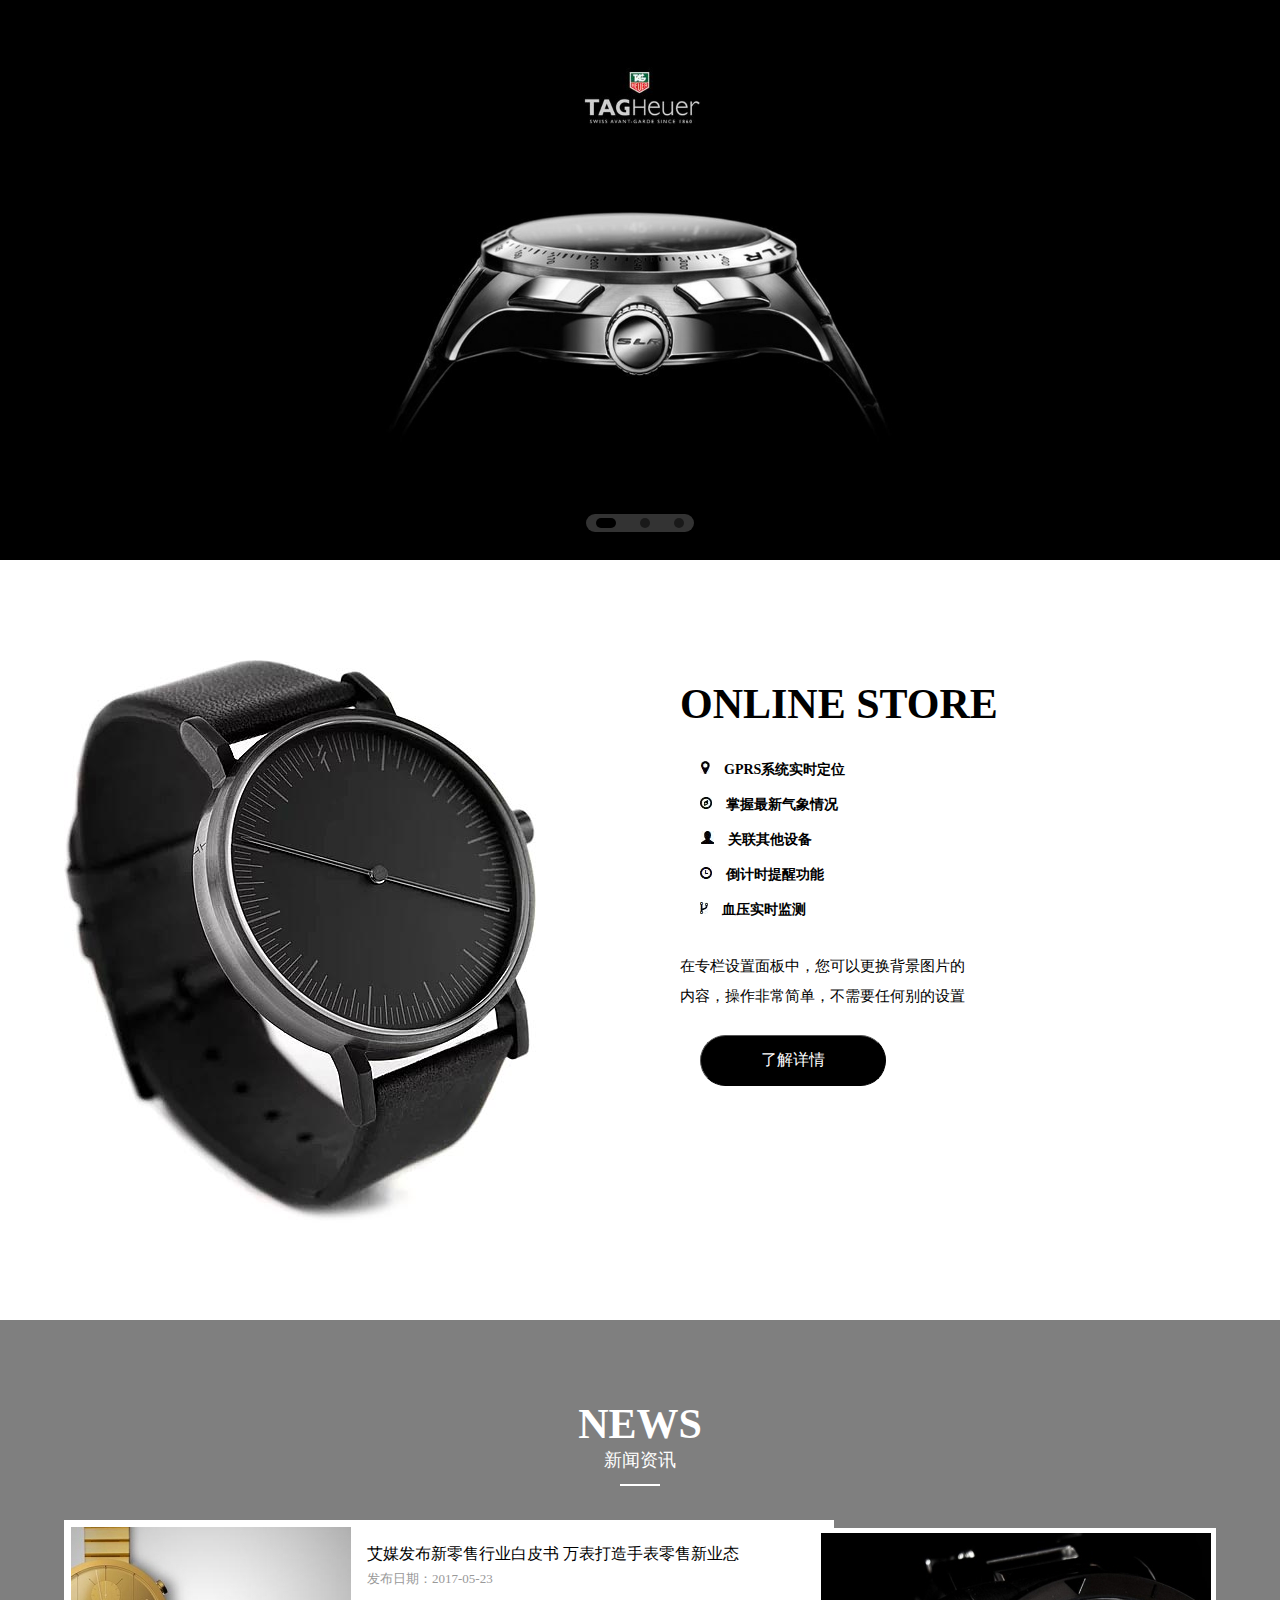
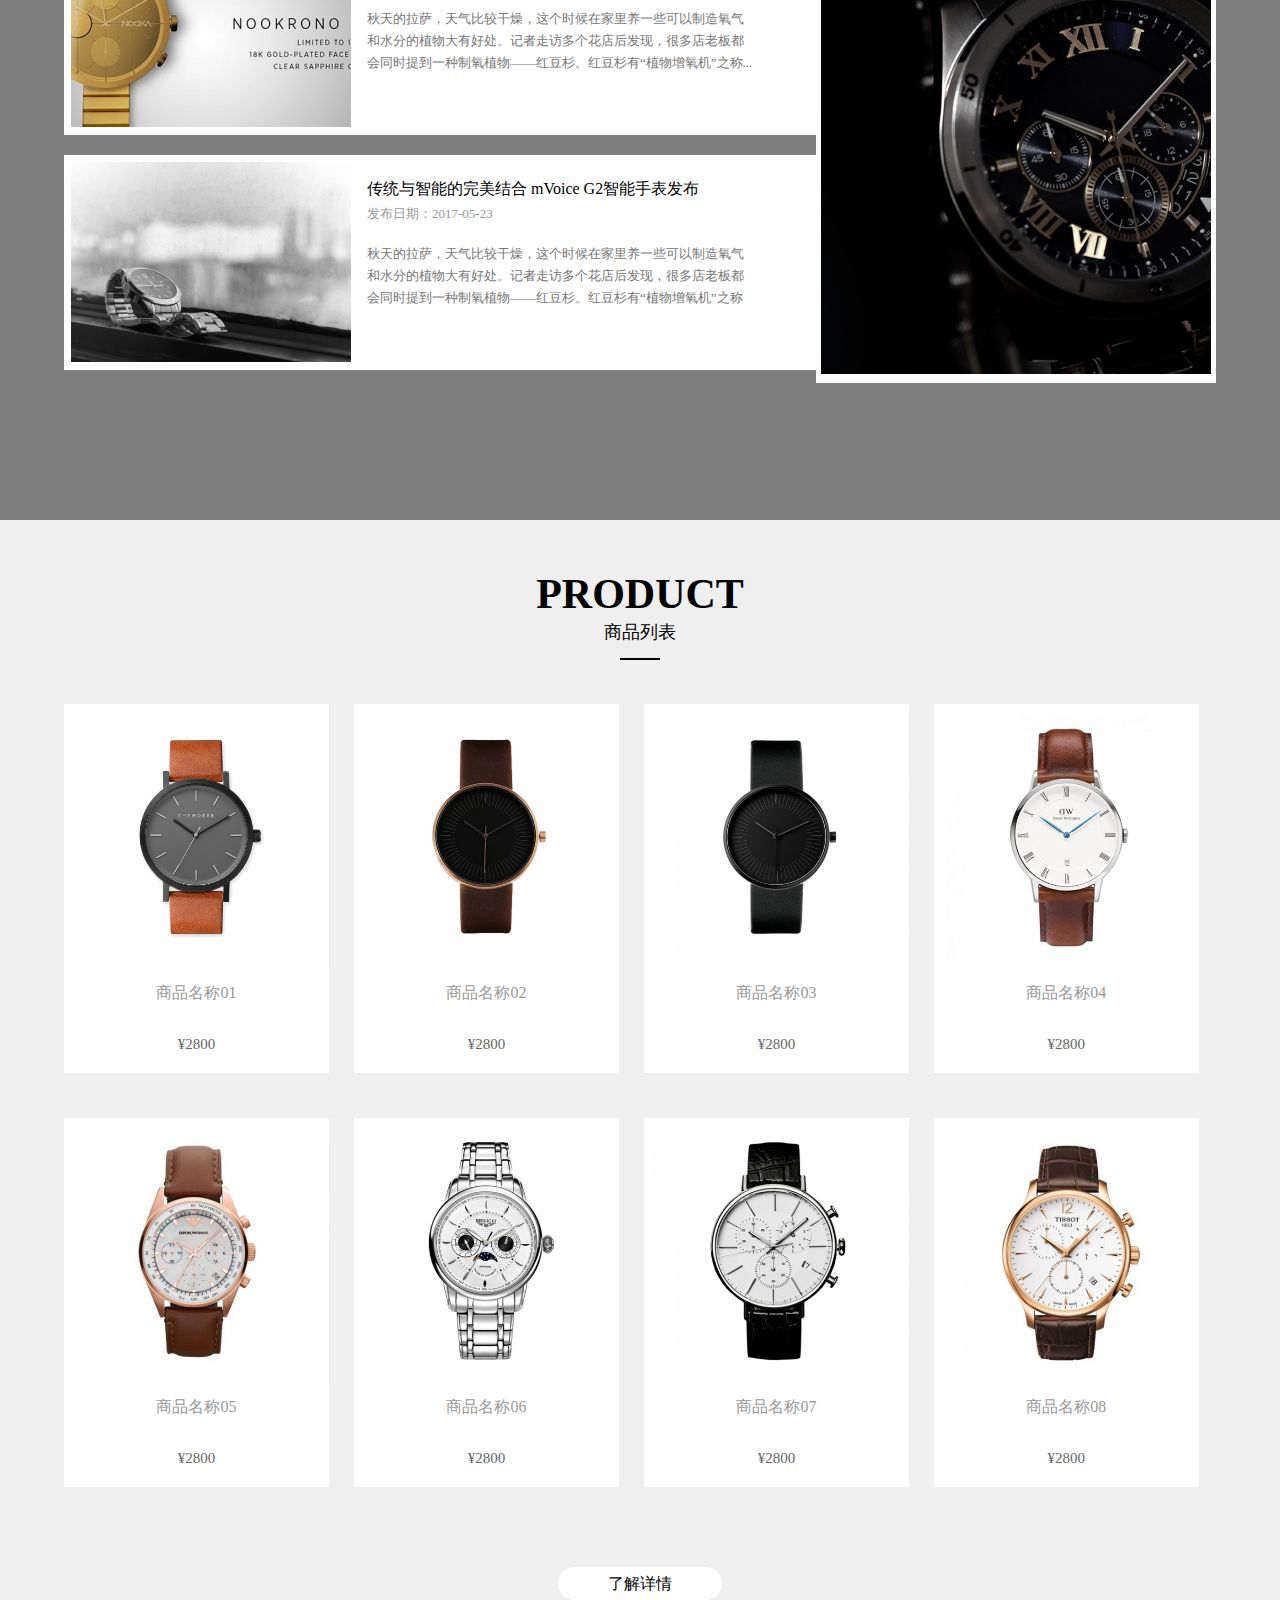
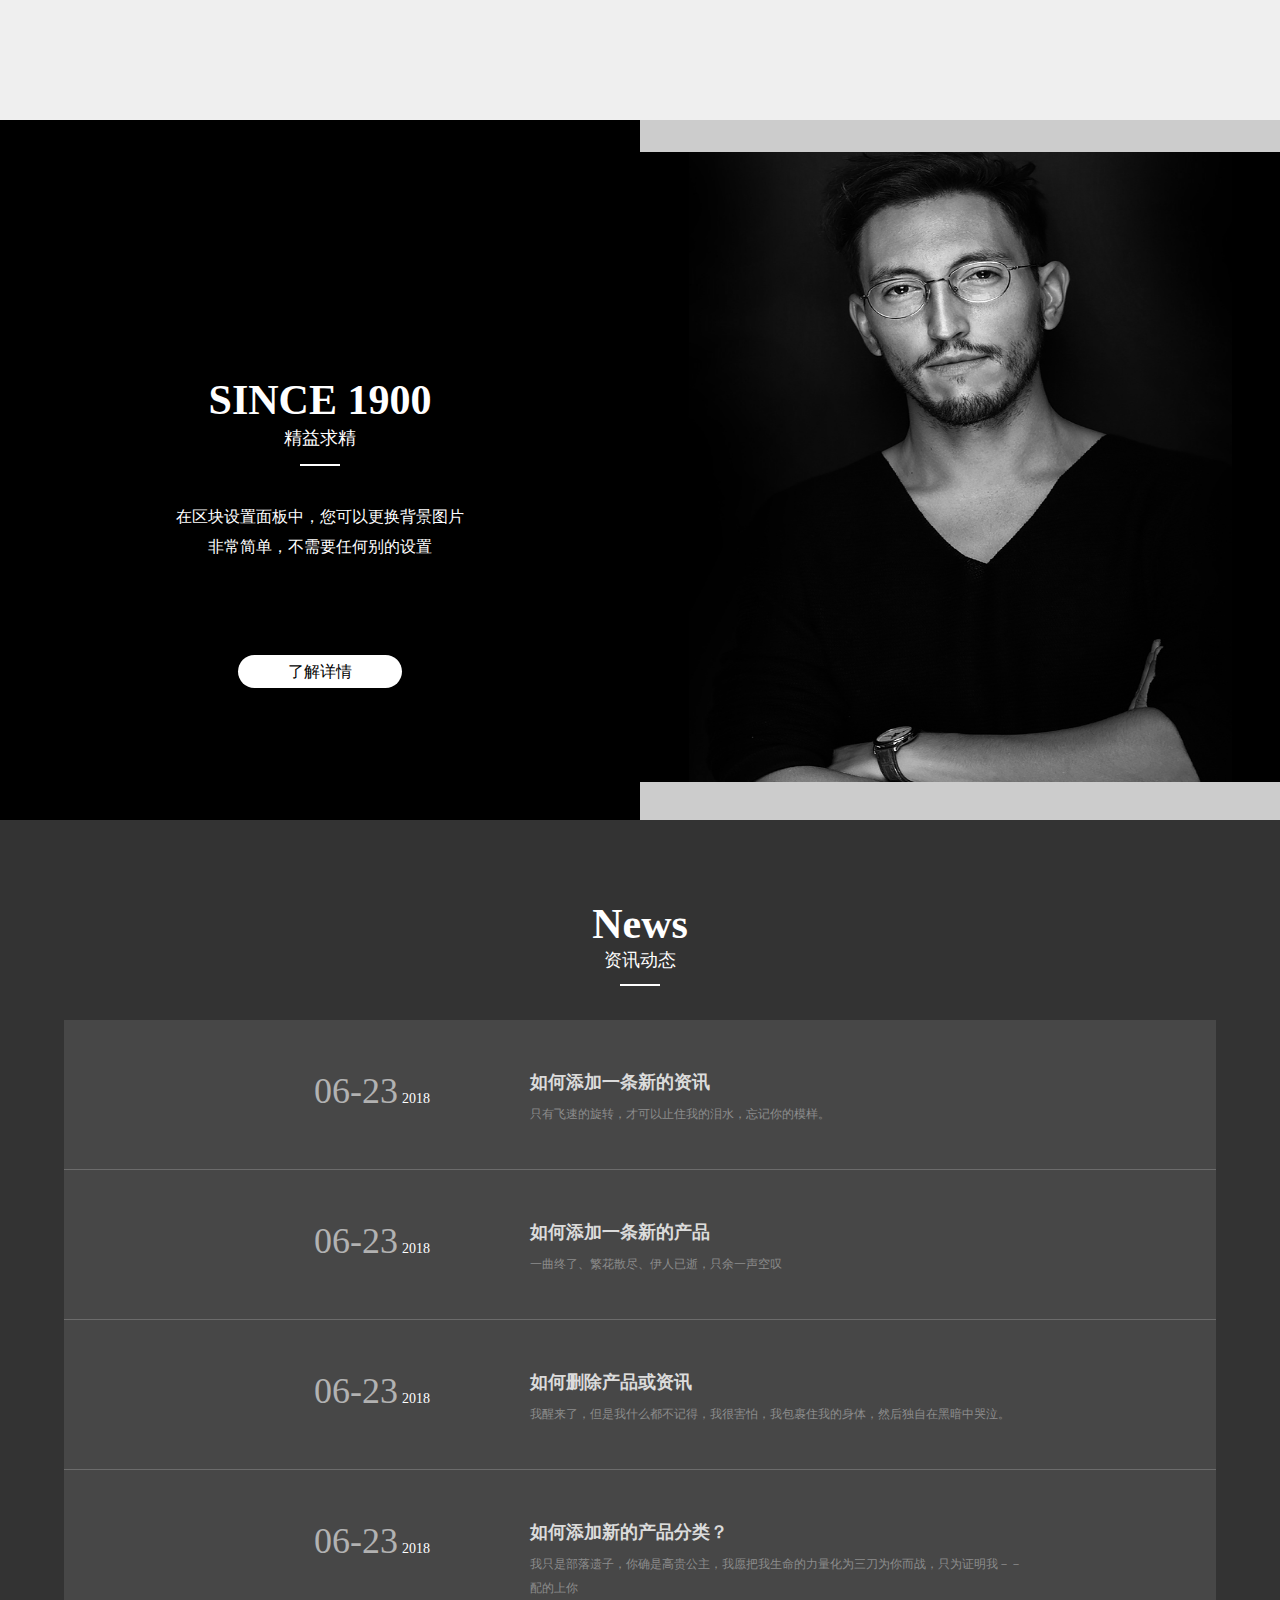
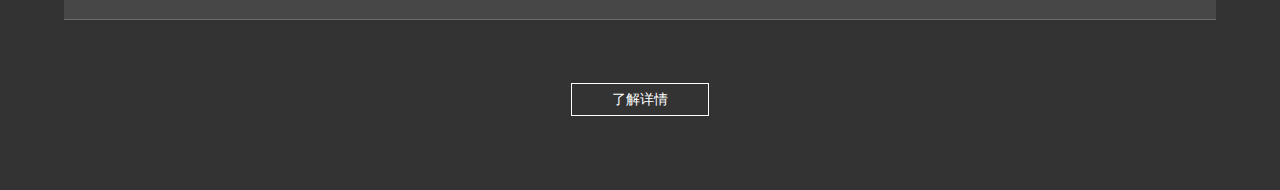
<file: index.html>
<!DOCTYPE html>
<html lang="en">
<head>
    <meta charset="UTF-8">
    <meta name="viewport" content="width=device-width, initial-scale=1.0">
    <meta http-equiv="X-UA-Compatible" content="ie=edge">
    <link rel="stylesheet" href="css/header.css">
    <link rel="stylesheet" href="css/index.css">
    <link rel="stylesheet" href="css/footer.css">
    <title>钟表世家</title>
</head>
<body>
<div id="header"></div>
    <section>
        <div class="lb relative">
            <div class="lbner relative">
                 <img src="img/index/lunbo_1.jpg
                        " alt=""
                        class="absolute show">
                <img src="img/index/lunbo_2.jpg"  class="absolute" alt="">
                <div class="absolute">
                    <div class="bj"> 
                        <div class="bq">
                            <div id="biaogai"></div>
                            <div class="hour wy" id="shi"></div>
                            <div class="minuter wy" id="fen"></div>
                            <div class="second wy" id="miao"></div>
                            <div class="sandian s">Ⅲ</div>
                            <div class="liudian s">VI</div>
                            <div class="jiudian s">IX</div>
                            <div class="shierdian s">XII</div>
                        </div>
                    </div>
                    <div class="clock" >
                        <div id="time">
                            <h3></h3>
                            <h3></h3>
                            <h3></h3>
                        </div>
                    </div>
                </div>
            </div>
            <span class="lbBtn absolute lbBtnLeft none"></span>
            <span class="lbBtn absolute lbBtnRight none"></span>
            <ul class="absolute lbxqq">
                <li class="lbOn" data-to="0"></li>
                <li data-to="1"></li>
                <li data-to="2"></li>
            </ul>
        </div>
        <div class="introduce">
              <div class="introduce_left left">
                 <img src="img/index/introduce.jpg" alt="">
              </div>
              <div class="introduce_right right relative">
                   <h1>ONLINE STORE</h1>
                  <ul>
                      <li><img src="img/index/images/1.png" alt=""><span>GPRS系统实时定位</span></li>
                      <li><img src="img/index/images/2.png" alt=""><span>掌握最新气象情况</span></li>
                      <li><img src="img/index/images/3.png" alt=""><span>关联其他设备</span></li>
                      <li><img src="img/index/images/4.png" alt=""><span>倒计时提醒功能</span></li>
                      <li><img src="img/index/images/5.png" alt=""><span>血压实时监测</span></li>
                  </ul>           
                  <div >
                      在专栏设置面板中，您可以更换背景图片的内容，操作非常简单，不需要任何别的设置
                  </div>
                  <div>
                      <button>了解详情</button>
                  </div>
              </div>
        </div>
        <div class="news">
          <div class="news_back_filter">
          <div class="news_content margin_auto relative">
            <div class="news_title tx_center">
                 <h2>NEWS</h2>
                 <p>新闻资讯</p>
                  <span></span>
            </div>
            <div class="news_content_left">
                <div>
                    <img src="img/index/news2.jpg" alt="">
                    <div>
                        <div>艾媒发布新零售行业白皮书 万表打造手表零售新业态</div>
                        <span>发布日期：2017-05-23</span>
                        <p>秋天的拉萨，天气比较干燥，这个时候在家里养一些可以制造氧气和水分的植物大有好处。记者走访多个花店后发现，很多店老板都会同时提到一种制氧植物——红豆杉。红豆杉有“植物增氧机”之称...</p>
                    </div>
                </div>
                <div>
                    <img src="img/index/news3.jpg" alt="">
                    <div>
                        <div>传统与智能的完美结合 mVoice G2智能手表发布</div>
                        <span>发布日期：2017-05-23</span>
                        <p>秋天的拉萨，天气比较干燥，这个时候在家里养一些可以制造氧气和水分的植物大有好处。记者走访多个花店后发现，很多店老板都会同时提到一种制氧植物——红豆杉。红豆杉有“植物增氧机”之称</p>
                    </div>
                </div>
             </div>
            <div class="news_content_right absolute">
                <img src="img/index/news1.jpg" alt="">
            </div>
           </div>
          </div>
        </div>
        <div class="watches_product">
            <div class="product_details margin_auto">
                <div class="product_title tx_center">
                    <h2>PRODUCT</h2>
                    <p>商品列表</p>
                    <span></span>
                </div>
                <ul class="left">
                    <li>
                        <div>
                            <img src="img/index/index_product/watches1.jpg" alt="">
                        </div>
                        <p>商品名称01</p>
                        <span>¥2800</span>
                    </li>
                    <li>
                        <div>
                            <img src="img/index/index_product/watches2.jpg" alt="">
                        </div>
                        <p>商品名称02</p>
                        <span>¥2800</span>
                    </li>
                    <li>
                        <div>
                            <img src="img/index/index_product/watches3.jpg" alt="">
                        </div>
                        <p>商品名称03</p>
                        <span>¥2800</span>
                    </li>
                    <li>
                        <div>
                            <img src="img/index/index_product/watches4.jpg" alt="">
                        </div>
                        <p>商品名称04</p>
                        <span>¥2800</span>
                    </li>
                    
                    <li>
                        <div>
                            <img src="img/index/index_product/watches5.jpg" alt="">
                        </div>
                        <p>商品名称05</p>
                        <span>¥2800</span>
                    </li>
                    <li>
                        <div>
                            <img src="img/index/index_product/watches6.jpg" alt="">
                        </div>
                        <p>商品名称06</p>
                        <span>¥2800</span>
                    </li>
                    <li>
                        <div>
                            <img src="img/index/index_product/watches7.jpg" alt="">
                        </div>
                        <p>商品名称07</p>
                        <span>¥2800</span>
                    </li>
                    <li>
                        <div>
                            <img src="img/index/index_product/watches8.jpg" alt="">
                        </div>
                        <p>商品名称08</p>
                        <span>¥2800</span>
                    </li>
                </ul>
                <div style="clear:both"></div>
                <div class="watProButton">
                        <a href="#">了解详情</a>
                </div>
            </div>
        </div>
        <div class="handsome_introduce">
            <div>
                <div class="handInLeft left tx_center">
                    <div class="handInLeft_title">
                        <h1>SINCE&nbsp;1900</h1>
                        <p>精益求精</p>
                        <span></span>
                    </div>
                    <p>在区块设置面板中，您可以更换背景图片</p>
                    <p>非常简单，不需要任何别的设置</p>
                    <div class="hand_button">
                        <a href="#">了解详情</a>
                    </div>
                </div>
                <div class="handInRight left">
                   <img src="img/index/handsome.jpg" alt="">
                </div>
            </div>
        </div>
        <div class="Dynamic">
            <div class="Dynamic_filter">
                <div class="Dynamic_center">
                    <div class="Dynamic_title  tx_center">
                        <h1>News</h1>
                        <p>资讯动态</p>
                        <span></span>
                    </div>
                    <ul>
                        <li>
                            <div>
                                <div class="left">
                                    <span>06-23</span>
                                    <span>2018</span>
                                </div>
                                <div  class="left">
                                    <h3>如何添加一条新的资讯</h3>
                                    <p>只有飞速的旋转，才可以止住我的泪水，忘记你的模样。</p>
                                </div>
                            </div>
                            <i></i>
                        </li>
                        <li>
                            <div>
                                <div class="left">
                                    <span>06-23</span>
                                    <span>2018</span>
                                </div>
                                <div  class="left">
                                    <h3>如何添加一条新的产品</h3>
                                    <p>一曲终了、繁花散尽、伊人已逝，只余一声空叹</p>
                                </div>
                            </div>
                            <i></i>
                        </li>
                        <li>
                            <div>
                                <div class="left">
                                    <span>06-23</span>
                                    <span>2018</span>
                                </div>
                                <div  class="left">
                                    <h3>如何删除产品或资讯</h3>
                                    <p>我醒来了，但是我什么都不记得，我很害怕，我包裹住我的身体，然后独自在黑暗中哭泣。</p>
                                </div>
                            </div>
                            <i></i>
                        </li>
                        <li>
                            <div>
                                <div class="left">
                                    <span>06-23</span>
                                    <span>2018</span>
                                </div>
                                <div  class="left">
                                    <h3>如何添加新的产品分类？</h3>
                                    <p>我只是部落遗子，你确是高贵公主，我愿把我生命的力量化为三刀为你而战，只为证明我－－配的上你</p>
                                </div>
                            </div>
                            <i></i>
                        </li>
                    </ul>
                    <div class="Dynamic_button">
                        <a href="#">
                            了解详情
                        </a>
                    </div>
                </div>
            </div>
        </div>
    </section>
    <aside>
        <ul>
            <li><i class="aside_i1"></i></li>
            <li><i class="aside_i2"></i></li>
            <li><i class="aside_i3"></i></li>
        </ul>
    </aside>
<div id="footer"></div>
    <script src="js/vue.js"></script>
    <script src="js/jquery-3.2.1.js"></script>
    <script src="js/header.js"></script>
    <script src="js/footer.js"></script>
    <script src="js/index.js"></script>
</body>
</html>
</file>
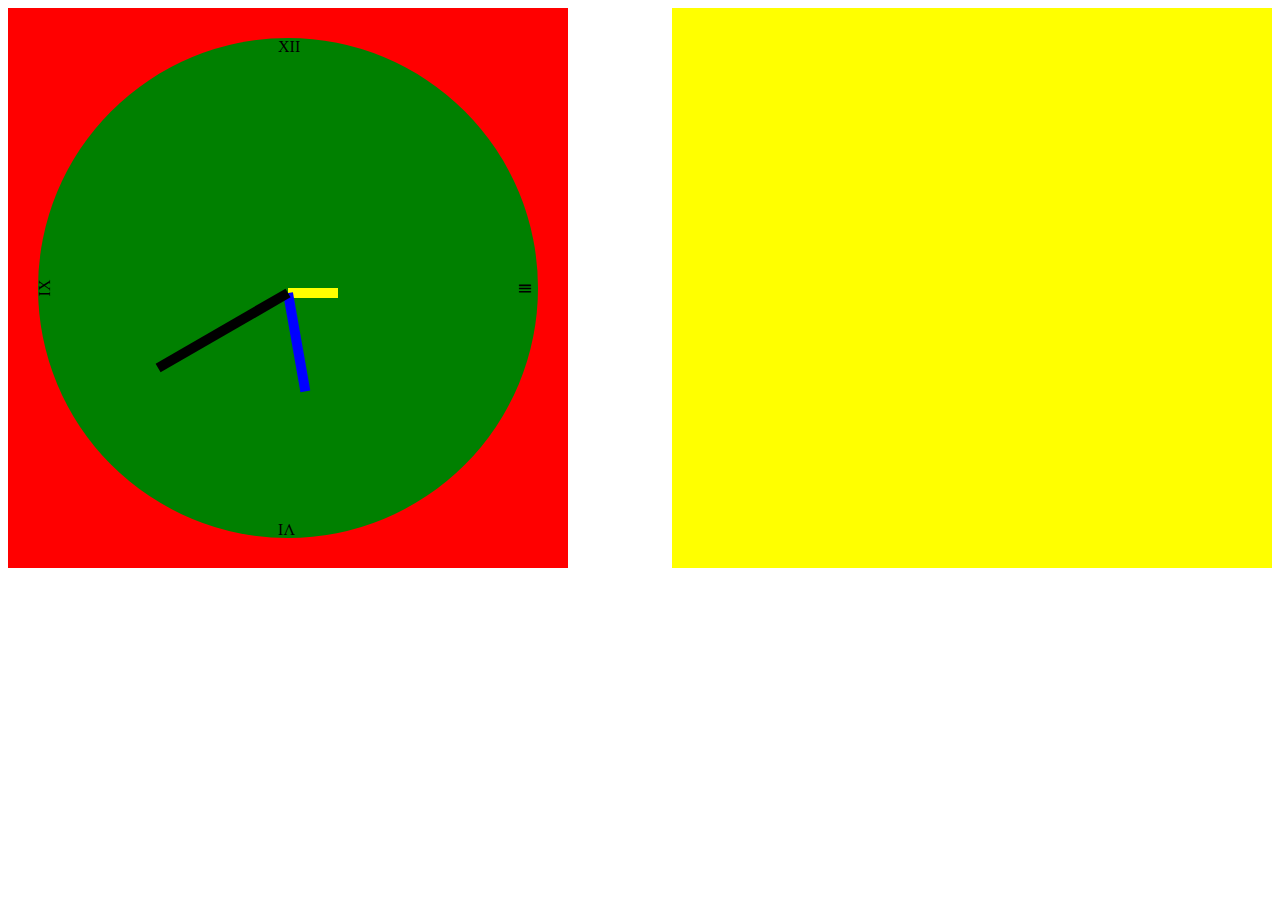
<file: 2.html>
<!DOCTYPE html>
<html lang="en">
<head>
    <meta charset="UTF-8">
    <title>Title</title>
    <style>
    div.bj{
        height:560px;width:560px;background:red;
        float:left;
    }
    div.bj::before{
        content: "";
        display: table;
    }
    div.bq{
        height:500px;width:500px;background:green;margin:30px auto;border-radius:50%;
        position: relative;text-align: center;
    }
    div.hour{
        width:50px;
        height:10px;
        background:yellow;
    }
    div.minuter{
        width:100px;
        height:10px;
        background:blue;
        transform:rotate(80deg)
    }
    div.second{
        width:150px;
        height:10px;
        background:black;
        transform:rotate(150deg)
    }
    div.wy{
        position:absolute;
        top:50%;
        left:50%;
        transform-origin:left center;
    }
    div.s{
        position: absolute;
        top:0;left:48%;
        transform-origin:50% 250px;
    }
    div.sandian{
        transform:rotate(90deg);
    }
    div.liudian{
        transform:rotate(180deg);
    }
    div.jiudian{
        transform:rotate(270deg);
    }
    div.shierdian{
        transform:rotate(0deg);
    }
    div.clock{
        width:600px;
        height:560px;
        float:right;
        background: yellow;
    }
    div#time{
        margin:50% 100px;
    }
    div#time>h3{
        padding:0;
        margin:0;
        background: red;
    }
    </style>
</head>
<body>
<div>
    <div class="bj"> 
        <div class="bq">
            <div class="hour wy" id="shi"></div>
            <div class="minuter wy" id="fen"></div>
            <div class="second wy" id="miao"></div>
            <div class="sandian s">Ⅲ</div>
            <div class="liudian s">VI</div>
            <div class="jiudian s">IX</div>
            <div class="shierdian s">XII</div>
        </div>
    </div>
    <div class="clock" >
        <div id="time">
            <h3></h3>
            <h3></h3>
            <h3></h3>
        </div>
    </div>
</div>

<div>
    <span class="btn"></span>
    <span class="btn"></span>
</div>



</body>
<script src="js/1.js"></script>
</html>
</file>
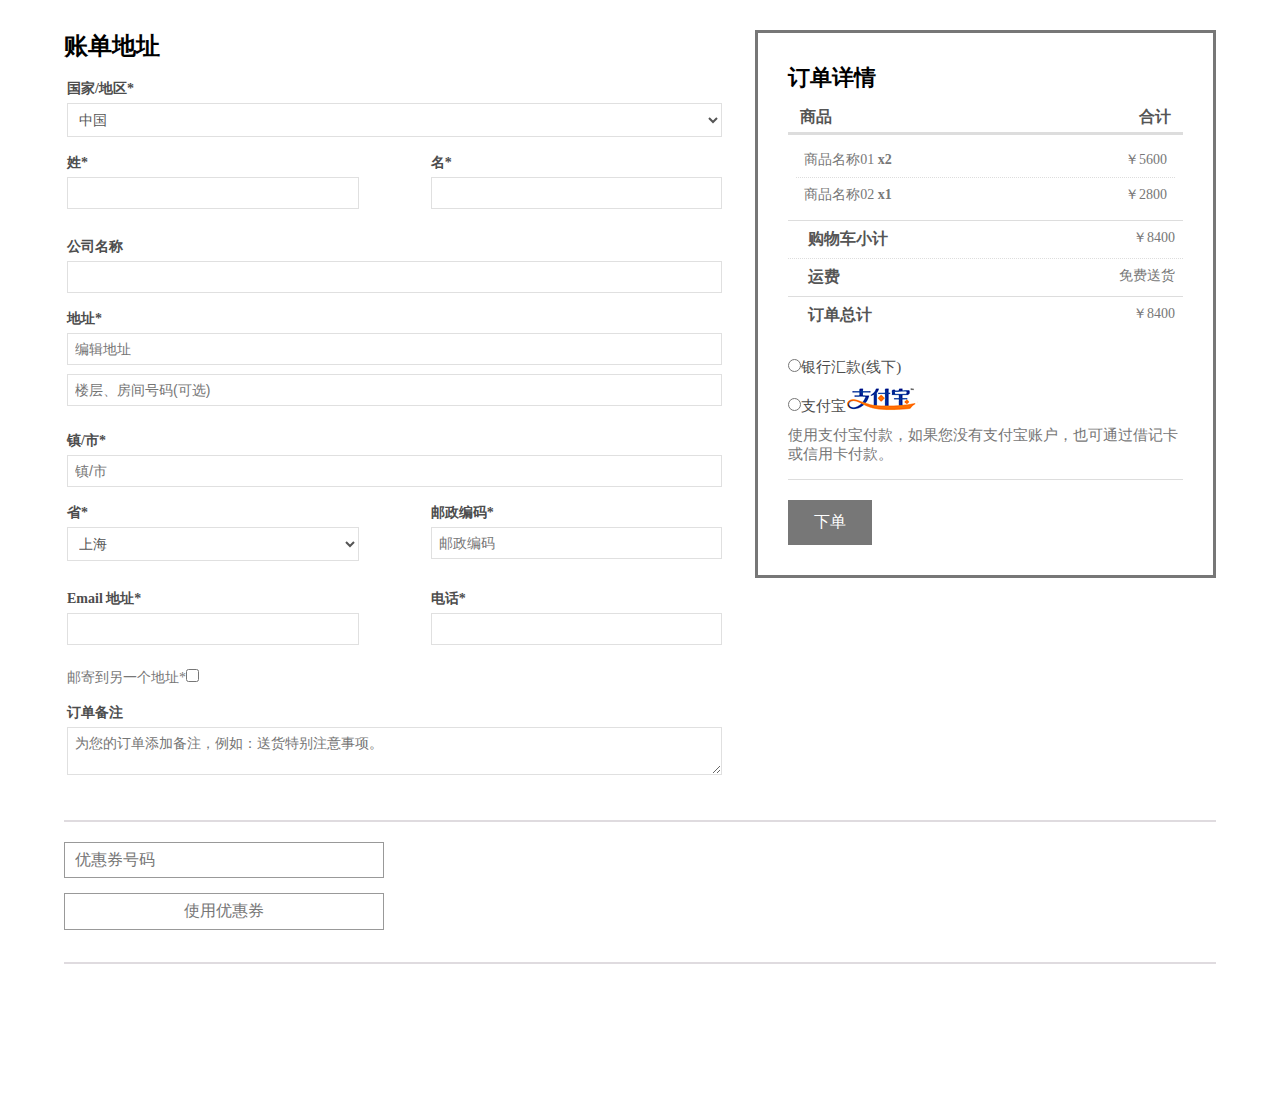
<file: address.html>
<!DOCTYPE html>
<html lang="en">
<head>
    <meta charset="UTF-8">
    <meta name="viewport" content="width=device-width, initial-scale=1.0">
    <meta http-equiv="X-UA-Compatible" content="ie=edge">
    <title>Document</title>
    <link rel="stylesheet" href="css/header.css">
    <link rel="stylesheet" href="css/footer.css">
    <link rel="stylesheet" href="css/address.css">
</head>
<body>
        <div id="header"></div>
    <section>
        <div class="address_center">
             <div class="billing left">
                 <h3>账单地址</h3>
                 <div class="country">
                     <div>国家/地区*</div>
                     <select name="" id="" class="yh">
                         <option value="">中国</option>
                     </select>
                 </div>
                 <div class="left">
                    <div>姓*</div>
                    <input type="text"  class="yh">
                 </div>
                 <div class="right">
                    <div>名*</div>
                    <input type="text"  class="yh"> 
                 </div>
                 <div style="clear:both"></div>
                 <div>
                    <div>公司名称</div>
                    <input type="text"  class="yh">
                 </div>
                 <div>
                    <div>地址*</div>
                    <div class="address_dz">
                        <input type="text" placeholder="编辑地址"  class="yh">
                    </div>
                    <div  class="address_dz">
                        <input type="text" placeholder="楼层、房间号码(可选)"  class="yh">
                    </div>
                 </div>
                 <div>
                    <div>镇/市*</div>
                    <input type="text" placeholder="镇/市"  class="yh"> 
                 </div>
                 <div class="left">
                    <div>省*</div>
                    <select name="" id=""  class="yh">
                        <option value="">上海</option>
                    </select>
                 </div>
                 <div class="right">
                    <div>邮政编码*</div>
                    <input type="text" placeholder="邮政编码"  class="yh"> 
                 </div>
                 <div style="clear:both"></div>
                 <div class="left">
                    <div>Email 地址*</div>
                    <input type="text"  class="yh"> 
                 </div>
                 <div class="right">
                    <div>电话*</div>
                    <input type="text"  class="yh"> 
                 </div>
                 <div style="clear:both"></div>
                 <div>
                    邮寄到另一个地址*<input type="checkbox">
                 </div>
                 <div>
                    <div> 订单备注</div>
                    <textarea name="" id="" cols="5" rows="2" placeholder="为您的订单添加备注，例如：送货特别注意事项。"  class="yh"></textarea>
                 </div>
             </div>
             <div class="order_details left">
                <h2>订单详情</h2>
                <div class="order_content">
                    <div class="order_title">
                        <span>商品</span>
                        <span>合计</span>
                    </div>
                    <div>
                       <div class="order_shop">
                           <span class="title">商品名称01</span>
                           <span class="number">x2</span>
                            <span class="right">￥5600</span>
                       </div>
                       <div class="order_shop">
                            <span class="title">商品名称02</span>
                            <span class="number">x1</span>
                             <span class="right">￥2800</span>
                        </div>
                    </div>
                    <div class="order_subtotal">
                        <span  class="order_title">购物车小计</span>
                        <span>￥8400</span>
                    </div>
                    <div class="order_freight">
                        <span  class="order_title">运费</span>
                        <span>免费送货</span>
                    </div>
                    <div class="order_total">
                        <span class="order_title">订单总计</span>
                        <span>￥8400</span>
                    </div>
                </div>
                <div>
                    <div class="pay"><input type="radio">银行汇款(线下)</div>
                    <div class="pay"><input type="radio">支付宝<img src="img/shop_cart/alipay.png" alt=""></div>
                </div>
                <p>使用支付宝付款，如果您没有支付宝账户，也可通过借记卡或信用卡付款。</p>
                <div class="plane_order">
                    <button>下单</button>
                </div>
             </div>
             <div style="clear:both"></div>
             <div class="order_discount">
                 <div>
                     <input type="text" placeholder="优惠券号码">
                 </div>
                 <div>
                     <input type="button" value="使用优惠券">
                 </div>
             </div>
        </div>
    </section>
<div id="footer"></div>
        <script src="js/vue.js"></script>
        <script src="js/jquery-3.2.1.js"></script>
        <script src="js/header.js"></script>
        <script src="js/footer.js"></script>
</body>
</html>
</file>
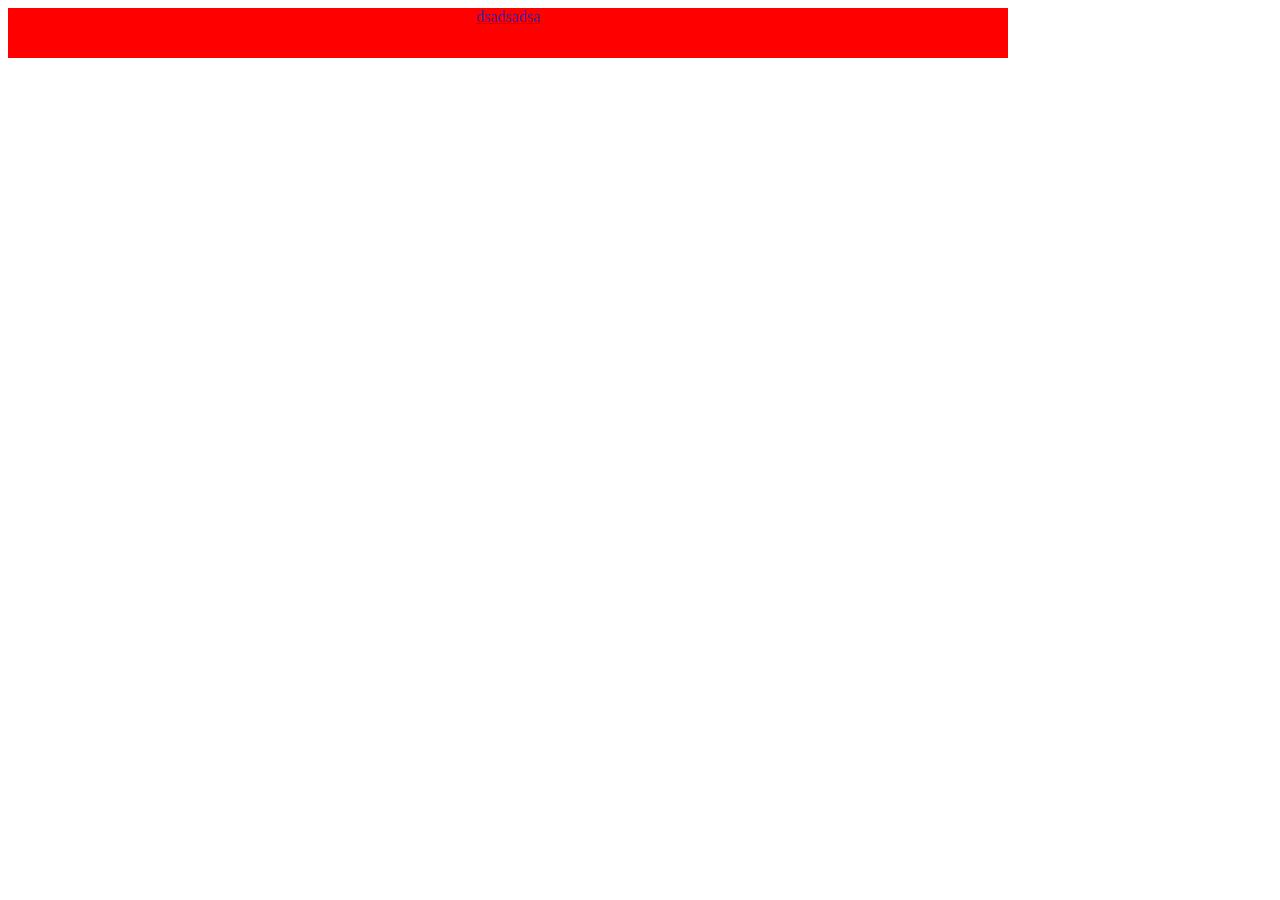
<file: ceshi.html>
<!DOCTYPE html>
<html lang="en">
<head>
    <meta charset="UTF-8">
    <meta name="viewport" content="width=device-width, initial-scale=1.0">
    <meta http-equiv="X-UA-Compatible" content="ie=edge">
    <title>Document</title>
</head>
<body>
    <div style="width:1000px;height:50px;background:red;text-align:center;">
        <a href="" style="">dsadsadsa</a>
    </div>
</body>
</html>
</file>
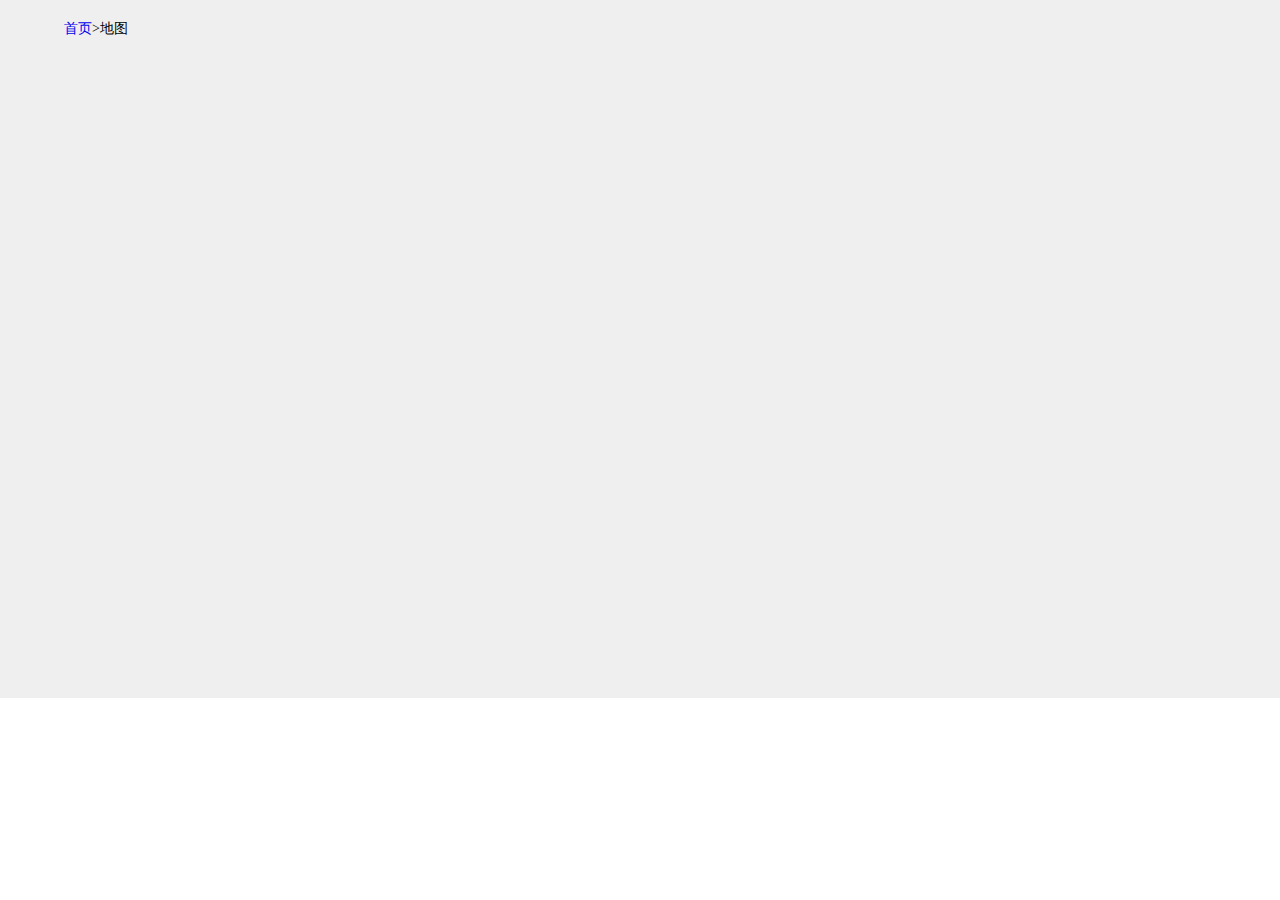
<file: ditu.html>
<!DOCTYPE html>  
<html>
<head>  
<meta name="viewport" content="initial-scale=1.0, user-scalable=no" />  
<meta http-equiv="Content-Type" content="text/html; charset=utf-8" />  
<title>Hello, World</title>   
<link rel="stylesheet" href="css/header.css">
<link rel="stylesheet" href="css/footer.css">
<link rel="stylesheet" href="css/ditu.css">
<script src="js/jquery-3.2.1.js"></script>
<script type="text/javascript" src="http://api.map.baidu.com/api?v=2.0&ak=u70A5pnNrRtRT1XAgwM5jL2YIVj1Gv97">
</script>
</head>  
<body>  
<div id="header"></div>
<section id="list">
        <div class="list_center">
          <div class="list_title">
               <a href="index.html">首页</a><span class="shop_label">>地图</span>
          </div>
            <div id="container"></div>
</section>
<div id="footer"></div> 
<script src="js/header.js"></script>
<script src="js/footer.js"></script>
<script type="text/javascript"> 
var map = new BMap.Map("container");
var point = new BMap.Point(112.636477,26.8947);
map.centerAndZoom(point, 18);

//为百度地图添加控件
//导航控件
map.addControl(new BMap.NavigationControl());
//添加缩放控件
map.addControl(new BMap.ScaleControl());
//添加概览图控件
map.addControl(new BMap.OverviewMapControl());
//添加地图类型控件
map.addControl(new BMap.MapTypeControl());
//添加覆盖物
map.enableScrollWheelZoom();
//1:创建覆盖物
var mk = new BMap.Marker(point);
//2:指定覆盖物类型[动画]
mk.setAnimation(BMAP_ANIMATION_BOUNCE);
//3:将覆盖添加地图
map.addOverlay(mk);
</script>  
</body>  
</html>
</file>
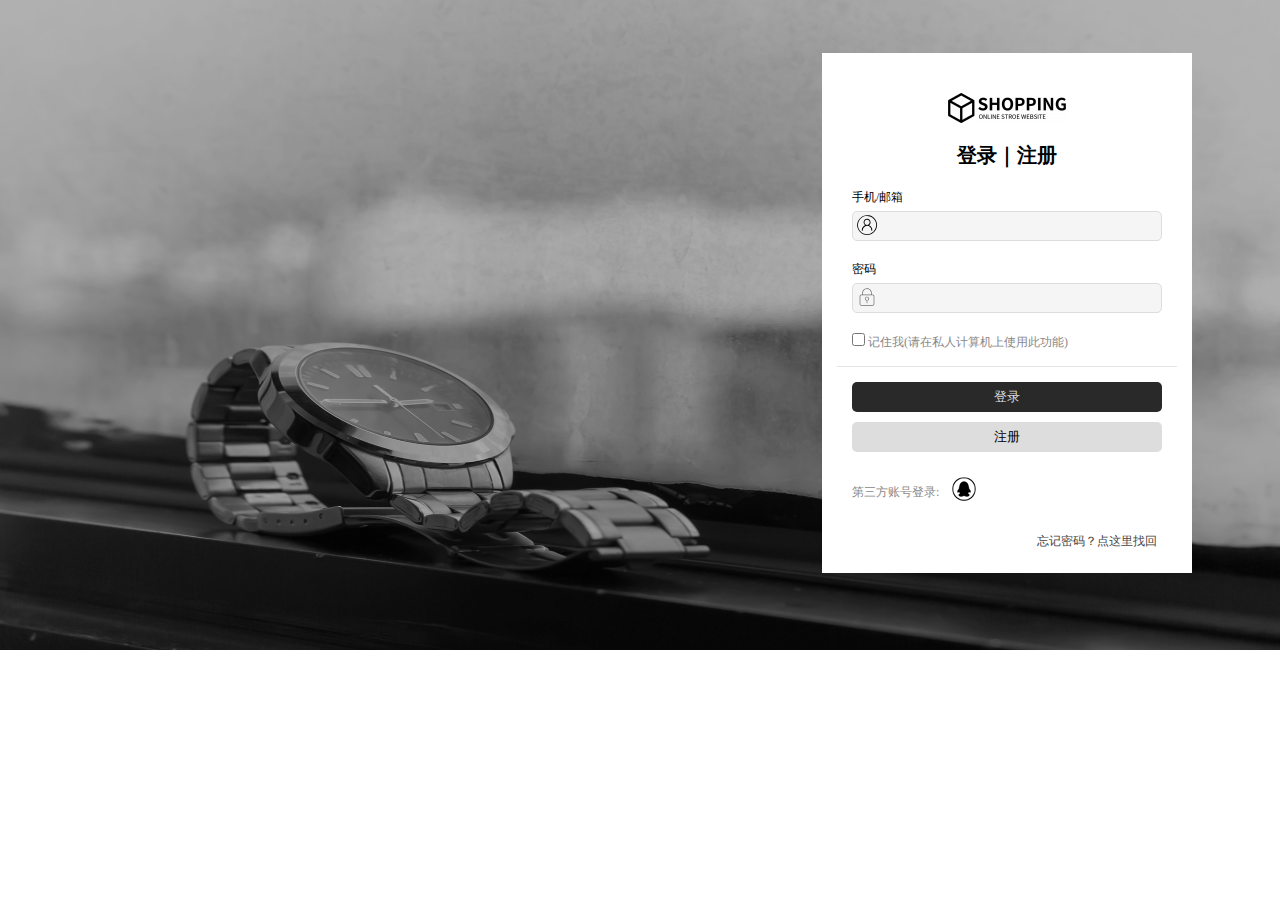
<file: login.html>
<!DOCTYPE html>
<html lang="en">
<head>
    <meta charset="UTF-8">
    <meta name="viewport" content="width=device-width, initial-scale=1.0">
    <meta http-equiv="X-UA-Compatible" content="ie=edge">
    <link rel="stylesheet" href="css/login.css">
    <link rel="stylesheet" href="css/header.css">
    <link rel="stylesheet" href="css/footer.css">
    <title>Document</title>
</head>
<body>
        <div id="header"></div>
    <section id="login">
        <div class="back-img relative">
            <div class="login absolute">
                <div class="tc">
                    <img src="img/login_register/login_register_logo.png" alt="">
                </div>
                <div class=" tc">
                    登录｜注册
                </div>
                <div class="login_input">
                  <div class="p">手机/邮箱</div>
                  <div class="login_input_text tc relative">
                      <input type="text" class="input-h shuru_input" @blur="property($event)" v-model="value">
                      <img src="img/login_register/name.png" alt="" class="absolute">
                        <div class="hint" id="username1">
                          <span class="err">手机或邮箱输入错误</span>
                        </div>
                        <div class="hint" id="username2">
                            <span class="err">手机或邮箱格式错误</span>
                        </div>
                  </div>
                  <div class="p">
                    密码
                  </div>
                  <div  class="login_input_pwd tc relative">
                      <input type="password" class="input-h shuru_input" v-model="pwd">
                      <img src="img/login_register/pwd.png" alt="" class="absolute">
                      <div class="hint" id="pwd">
                        <span class="err">请检查您输入的用户信息和密码是否正确</span>
                      </div>
                  </div>
                  <div class="login_input_checkbox p">
                      <input type="checkbox" id="checkbox">
                      <label for="checkbox">记住我(请在私人计算机上使用此功能)</label>
                  </div>
                  <div class="login_input_login tc">
                      <input type="button" value="登录" class="input-h input_dl input_dj" @click="islogin($event)">
                  </div>
                  <div class="login_input_register tc"> 
                      <input type="button" value="注册" class="input-h input_dj input_zc" @click="register">
                  </div>
                 <div class="p dsf">
                     <span>第三方账号登录:</span>
                    <a href="http://www.qq.com" target="_blank"  title="qq登录" class="relative"></a>
                 </div>
                 <div class="p wjmm">
                     <a href="#"> 忘记密码？点这里找回</a> 
                    </div>
                </div>
            </div>
        </div>
    </section>
    <div id="footer"></div>
    <script src="js/vue.js"></script>
    <script src="js/jquery-3.2.1.js"></script>
        <script src="js/header.js"></script>
        <script src="js/footer.js"></script>
        <script src="js/login.js"></script>
</body>
</html>
</file>
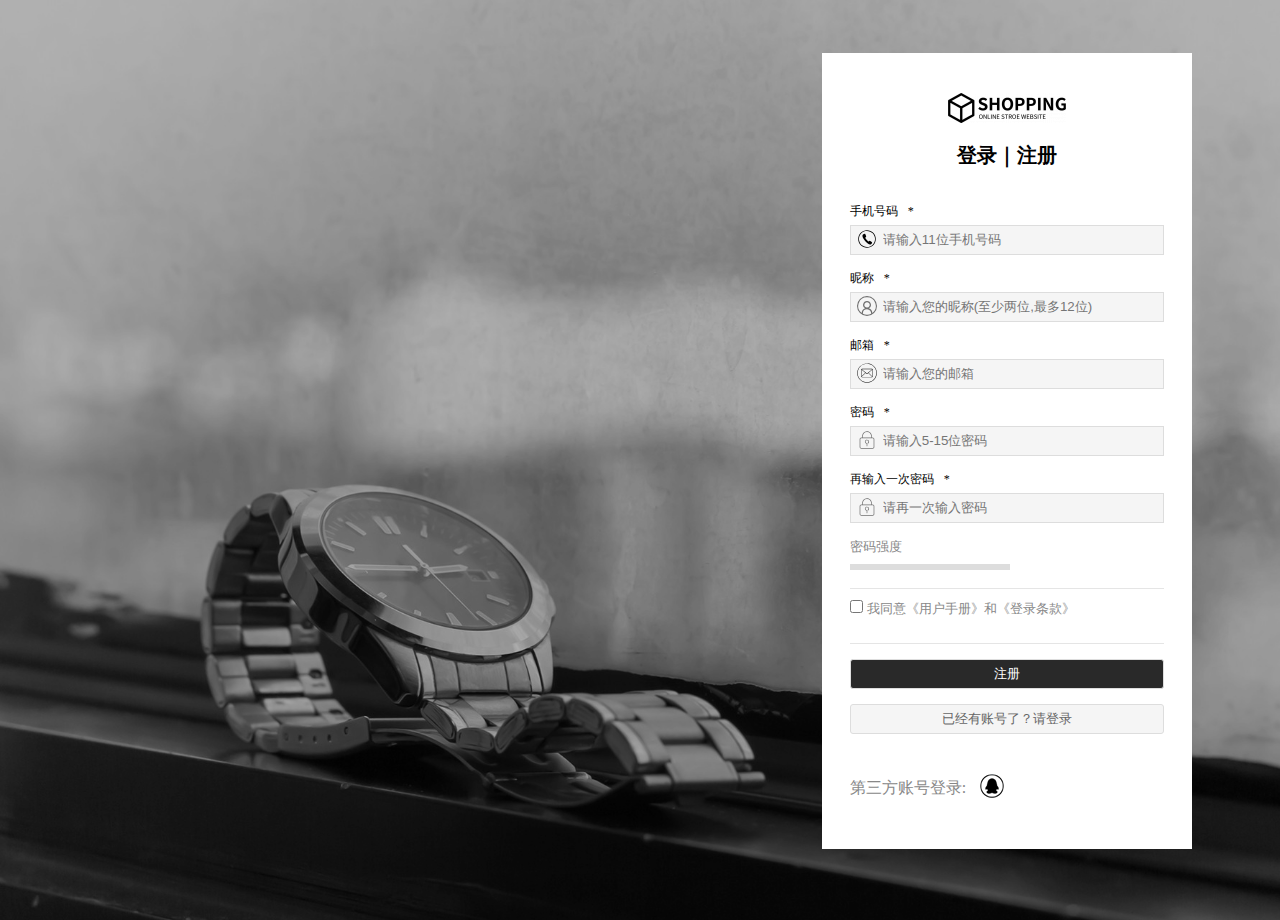
<file: register.html>
<!DOCTYPE html>
<html lang="en">
<head>
    <meta charset="UTF-8">
    <meta name="viewport" content="width=device-width, initial-scale=1.0">
    <meta http-equiv="X-UA-Compatible" content="ie=edge">
    <link rel="stylesheet" href="css/header.css">
    <link rel="stylesheet" href="css/footer.css">
    <link rel="stylesheet" href="css/register.css">
    <title>Document</title>
</head>
<body>
        <div id="header"></div>
    <section>
        <div class="reg_fiter relative">
            <div class="register absolute">
                <div class="tc">
                    <img src="img/login_register/login_register_logo.png" alt="">
                </div>
                <div class=" tc">
                    登录｜注册
                </div>
                <div class="input" id="register">
                    <div class="phone relative">
                        <p>手机号码<span>*</span></p>
                        <input type="text" class="shuru" name="phone" v-model="phone" @blur="repetition($event)" placeholder="请输入11位手机号码">
                        <i></i>
                    </div>
                    <div class="hint">
                        <span class="err">
                            手机号码格式错误
                        </span>    
                    </div>
                    <div class="hint">
                            <span class="err">
                                手机号码已被注册
                            </span>    
                    </div>
                    <div class="code relative">
                        <p>昵称<span>*</span></p>
                        <input type="text"  class="shuru" name="nickname" v-model="nickname" @blur="repetition($event)" placeholder="请输入您的昵称(至少两位,最多12位)">
                        <i></i>
                    </div>
                    <div class="hint">
                            <span class="err">
                                    昵称不符合规范
                            </span>    
                        </div>
                        <div class="hint">
                                <span class="err">
                                        昵称已被使用
                                </span>    
                        </div>
                    <div class="email relative">
                        <p>邮箱<span>*</span></p>
                        <input type="email"  class="shuru" name="email" v-model="email" @blur="repetition($event)" placeholder="请输入您的邮箱">
                        <i></i>
                    </div>
                    <div class="hint">
                        <span class="err">
                                邮箱格式错误
                        </span>       
                    </div>
                    <div class="hint">
                            <span class="err">
                                    邮箱已被注册
                            </span>       
                    </div>
                    <div class="pwd relative">
                        <p>密码<span>*</span></p>
                        <input type="password"  class="shuru" name="pwd" v-model="pwd" @blur="repetition($event)" placeholder="请输入5-15位密码">
                        <i></i>
                    </div>
                    <div class="hint">
                            <span class="err">
                                   密码格式不正确
                            </span>       
                    </div>
                    <div class="hint">
                            <span class="err">
                               密码强度太低
                            </span>       
                    </div>
                    <div class="cpwd relative">
                        <p>再输入一次密码<span>*</span></p>
                        <input type="password"  class="shuru" name="upwd" v-model="upwd" @blur="repetition($event)" placeholder="请再一次输入密码">
                        <i></i>
                    </div>
                    <div class="hint">
                            <span class="err">
                               密码不匹配
                            </span>       
                    </div>
                    <div class="strength">
                          <p>密码强度</p>
                          <div class="strength_plain">
                              <span></span>
                              <span></span>
                              <span></span>
                              <span></span>
                          </div>
                    </div>
                    <div class="input_checkbox">
                        <input type="checkbox" id="checkbox_register" name="clause" v-model="isclause">
                        <label for="checkbox_register">我同意《用户手册》和《登录条款》</label>
                        <div class="hint">
                            <span class="err">
                               您必须同意我们的《用户手册》和《登录条款》
                            </span>       
                        </div>
                    </div>
                    <div class="input_register">
                        <input type="button" value="注册"  class="shuru  reg_button" @click="transfer">
                    </div>
                    <div class="input_login"> 
                        <input type="button" value="已经有账号了？请登录"  class="shuru  reg_button" @click="login">
                    </div>
                   <div class="p dsf">
                       <span>第三方账号登录:</span>
                      <a href="http://www.qq.com" target="_blank"  title="qq登录" class="relative"></a>
                   </div>
                </div>   
            </div>
        </div>
    </section>
    <div id="footer"></div>
    <script src="js/vue.js"></script>
    <script src="js/jquery-3.2.1.js"></script>
    <script src="js/header.js"></script>
    <script src="js/footer.js"></script>
    <script src="js/register.js"></script>
</body>
</html>
</file>
<file: css/header.css>
*{
    margin:0;
    padding:0;
    box-sizing: border-box;
}
a{text-decoration: none}
ul{list-style:none;}
.relative{
    position:relative;
}
.absolute{
    position:absolute;
}
header{
    height:50px;
    background:#212121;
    border-bottom: 1px solid #3a3a3a;
    width:100%;
}
div.header_center{
    margin:0 auto;
    width:90%;
    height:50px;
    color: #a3a3a3;
    font-size: 12px;
    line-height:50px;
    vertical-align:middle;

}
.right{
    float:right;
}
.left{
    float:left;
}
.header_center ul.left>li{
    float:left;
}
.header_center ul.right>li{
    float:right;  
}
div.header_left>ul>li,div.header_left>ul{
padding-right:10px;
}
div.header_left>ul>li:nth-child(2){
    padding-right:20px;
}
div.header_right{
    position: relative;
}
div.header_right>ul>li>img{
    padding-left:20px;
    cursor: pointer;
}
div.header_right>ul>li:last-child>img{
   position: relative;
   top:2px;
}
div.header_login{
    background:red;
    position: absolute;
    top:40px;
    right:16px;
    z-index:100;
    background-color: rgb(63, 63, 63);
    display: none;
}
div.header_login>ul>li{
    line-height:30px;
    text-align:center;
    width:60px;
    cursor: pointer;

}
nav{
    background:#212121;
    height:80px;   
     overflow: hidden;
     width:100%;
}
nav::before{
    content:"";
    display:table;
}
div.nav_center{
    margin-top:17px;

}
div.nav_center>div:nth-child(2)>ul.left>li>a{
    color:#fff;
    font-size:13px;
    text-align:center;
    padding:0 35px 0 35px;
}
.nav_center>div:first-child{
    display:inline-block;
    height:56px;
    padding-right:10px;
}
.nav_center>div:first-child>img{
      height:46px;
      width:183px;
}
.nav_center>div.right>input{
    width:260px;
    height:30px;
    background: transparent;
    border:none;
    border-bottom: 1px solid #7a7a7a;
    color: #939393;
    font-size: 14px;
    height: 38px;
    outline:none;
    padding:0px 36px 0px 10px;

}
.nav_center>div.right{
top:-4px;
}
.nav_center>div.right>img{
    top:18px;
    right:6px;
}
</file>
<file: css/index.css>
.none{
  display:none !important;
}
div.bj{
  height:560px;width:560px;
  float:left;
}
div.bj::before{
  content: "";
  display: table;
}
div.bq{
  height:500px;width:500px;background:rgba(255,255,255,.5);margin:30px auto;border-radius:50%;
  position: relative;text-align: center;
}
div#biaogai{
  width:12px;
  height:12px;
  background:white;
  z-index:100;
  border-radius:50%;
  position:absolute;
  top:50%;
  left:49%;
}
div.hour{
  width:50px;
  height:10px;
  background:black;
  border-radius:50%;
}
div.minuter{
  width:100px;
  height:10px;
  background:black;
  border-radius:50%;
}
div.second{
  width:150px;
  height:10px;
  background:black;
  border-radius:50%;
}
div.wy{
  position:absolute;
  top:50%;
  left:50%;
  transform-origin:left center;
}
div.s{
  position: absolute;
  top:0;left:48%;
  transform-origin:50% 250px;
}
div.sandian{
  transform:rotate(90deg);
}
div.liudian{
  transform:rotate(180deg);
}
div.jiudian{
  transform:rotate(270deg);
}
div.shierdian{
  transform:rotate(0deg);
}
div.clock{
  width:600px;
  height:560px;
  float:right;
}
div#time{
  margin:37% 100px;
}
div#time>h3{
  padding:0;
  margin:0;
  background: rgba(255,255,255,.5);
}
.tx_center{text-align:center;}
.margin_auto{
  margin:0 auto;
}
section>div.lb{
  width:100%;
  height:560px
}
div.lb>div.lbner{
  width:100%;
  height:560px;
  overflow:hidden;
}
section div.lb img{
  width:100%;
  height: 100%;
  left:100%;
}
section div.lb>div>div{
  width:100%;
  height:100%;
  background:black;
 left:100%
}
.show{
  left:0 !important;
}
div.lb>span.lbBtn{
  display:inline-block;
  height:80px;
  width:59px;
  background:rgba(255,255,255,.2) url(../img/index/an.png) no-repeat;
  top:40%;
}

div.lb>span.lbBtnLeft{
  left:10%;
  background-position: -268px 0 !important;
}
div.lb>span.lbBtnRight{
  right:10%;
  background-position: -330px 0 !important;
}
div.lb>ul.lbxqq{
  background:rgba(255,255,255,.2);
  border-radius:10px;
  bottom:5%;
  left:50%;
}
div.lb>ul.lbxqq>li{
   display:inline-block;
   width:10px;height:10px;
   border-radius:50%;
   background:rgba(0,0,0,.5);
   margin:0 10px 0;
   text-align:center;
}
.lbOn{
  width:20px !important;
  background:rgba(0,0,0,1) !important;
  border-radius:5px !important;
}
section>div.introduce{
  height:760px;
  width:90%;
  margin:0 auto;
  background:#fff;
}
section>div.introduce>div{
  width:50%;
  height:650px;
  padding-top:100px;
}
section>div.introduce>div.introduce_right>h1{
  font-size:42px;
  font-weight: 700;
  padding-bottom:24px;
}
section>div.introduce>div.introduce_right{
  top:20px;
  left:40px;
}
section>div.introduce>div.introduce_right>ul>li{
  font-size:14px;
  font-weight:700;
  line-height:35px;
  padding-left:20px;
  vertical-align: middle;
}
section>div.introduce>div.introduce_right>ul>li>span{
  padding-left:14px;
}
section>div.introduce>div.introduce_right>ul{
padding-bottom:24px;
}
section>div.introduce>div.introduce_right>div{
font-size:15px;
font-weight:400;
width:295px;
line-height:30px;
padding-bottom:24px;
}
section>div.introduce>div.introduce_right button{
  font-size: 16px;
  padding: 14px 60px;
  border-width: 1px;
  border-color: rgb(0, 0, 0);
  background-color: rgb(0, 0, 0);
  color: rgb(255, 255, 255);
  border-radius: 32px;
  margin-left:20px;
  outline:none;
}
section>div.introduce>div.introduce_right button:hover{
  background:white;
  color:black;
  transition: all .2s linear;
}
section>div.news{
  height:800px;
  width:100%;
  background:url(../img/index/news_background.jpg) no-repeat;
  background-size:cover;
  background-attachment: fixed;
}
section>div.news>div.news_back_filter{
    width:100%;height:100%;
    background:rgba(0,0,0,.5);
}
section>div.news>div.news_back_filter>div.news_content{
  width:90%;
  height:100%;
  }
section>div.news>div.news_back_filter>div.news_content>div.news_title{
  color:#fff;
  padding-top:80px;
  padding-bottom:30px;
}
section>div.news>div.news_back_filter>div.news_content>div.news_title>h2{
  font-size:42px;
}
section>div.news>div.news_back_filter>div.news_content>div.news_title>p{
  font-size:18px;
}
section>div.news>div.news_back_filter>div.news_content>div.news_title>span{
    display:inline-block;
    width:40px;
    border-bottom:2px solid #fff;
}
section>div.news>div.news_back_filter>div.news_content>div.news_content_left>div{
width:770px;
height:215px;
background:#fff;
margin-bottom: 20px;
}

section>div.news>div.news_back_filter>div.news_content>div.news_content_left>div>div{
  display:inline-block;
  width:400px;
  vertical-align: top;
  padding-top:24px;
  padding-left:12px;
}
section>div.news>div.news_back_filter>div.news_content>div.news_content_left>div>div>div{
  font-size: 16px;
}
section>div.news>div.news_back_filter>div.news_content>div.news_content_left>div>img{
  padding-top:7px;
  padding-left:7px;
}
section>div.news>div.news_back_filter>div.news_content>div.news_content_left>div>div>span{
color: #999999;
display:inline-block;
font-size: 13px;
margin-top:5px;
margin-bottom:20px;
}
section>div.news>div.news_back_filter>div.news_content>div.news_content_left>div>div>p{
color: #777777;
font-size: 13px;
line-height:22px;
}
section>div.news>div.news_back_filter>div.news_content>div.news_content_right{
  background:#fff;
  top:26%;
  right:0;
  padding:5px;
}
div.watches_product{
  width:100%;
  height:1200px;
  background:#efefef;
}
div.watches_product>div.product_details{
  width:90%;
  height:100%;
}
div.watches_product>div.product_details>div.product_title{
  padding-top:50px;
  padding-bottom: 20px;
}
div.watches_product>div.product_details>div.product_title>h2{
  font-size:42px;
}
div.watches_product>div.product_details>div.product_title>p{
  font-size:18px;
  padding:2px;
}
div.watches_product>div.product_details>div.product_title>span{
  display:inline-block;
  width:40px;
  border-bottom:2px solid #000000;
}
div.watches_product>div.product_details>ul.left{
  box-sizing: content-box;
}
div.watches_product>div.product_details>ul.left>li{
  float:left;
  background:#fff;
  text-align:center;
  width:23%;
  margin-top:20px;
  margin-left:25px;
  margin-bottom:25px;
  box-sizing: border-box;
  position:relative;
  transition:all 0.7s linear;
}

div.watches_product>div.product_details>ul.left>li:nth-child(4n-3){
   margin-left:0px;
}
div.watches_product>div.product_details>ul.left>li img{
  width:100%;
  transition:all 0.7s linear;
}
div.watches_product>div.product_details>ul.left>li>div{
overflow: hidden;
}
div.watches_product>div.product_details>ul.left>li p{
  color: #999999;
  padding-top:10px;
  padding-bottom: 20px;
  border-bottom:2px solid transparent;
  transition:all 0.7s linear;
}
div.watches_product>div.product_details>ul.left>li span{
  color: #666666;
  font-size: 15px;
  display:inline-block;
  padding-top:10px;
  padding-bottom:20px;
}
div.watches_product>div.product_details>ul.left>li:hover{
  box-shadow: 0 0 10px #cfcfcf;
  top:-10px;
}
div.watches_product>div.product_details>ul.left>li:hover p{
  color:#000 !important;
  border-bottom:2px solid rgb(153, 153, 153);
}
div.watches_product>div.product_details>ul.left>li:hover img{
  transform: scale(1.2);
}
div.watches_product>div.product_details>div.watProButton{
  width:90%;
  margin:0 auto;
  height:30px;
  text-align:center;
  padding-top:62px;
}
div.watches_product>div.product_details>div.watProButton a{
color:#000;
border-radius:32px;
font-size: 16px;
padding:8px 50px;
background:#fff;
}
section>div.handsome_introduce>div{
  width:100%;
  height:700px;
 background: #ccc;
}
section>div.handsome_introduce>div>div.handInLeft{
  width:50%;
  height:100%;
  background:black;
  color:#fff;
}
section>div.handsome_introduce>div>div.handInLeft>div.handInLeft_title{
 padding-top:40%;
 padding-bottom:32px;
}
section>div.handsome_introduce>div>div.handInLeft div.handInLeft_title h1{font-size:42px;
}
section>div.handsome_introduce>div>div.handInLeft div.handInLeft_title>p{
  font-size:18px;
  padding:2px;
}
section>div.handsome_introduce>div>div.handInLeft div.handInLeft_title span{
  display:inline-block;
  width:40px;
  border-bottom:2px solid #fff;
}
section>div.handsome_introduce>div>div.handInLeft>p{
  line-height:30px;
}
section>div.handsome_introduce>div>div.handInLeft>div.hand_button>a{
  color:#000;
border-radius:32px;
font-size: 16px;
padding:8px 50px;
background:#fff;
}
section>div.handsome_introduce>div>div.handInLeft>div.hand_button{
  padding-top:100px;
}
section>div.handsome_introduce>div>div.handInRight{
  width:50%;
  height:90%;
}
section>div.handsome_introduce>div>div.handInRight img{
  width:100%;
  height:100%;
  margin-top:5%;
}
section>div.Dynamic{
  width:100%;
  height:970px;
  background:url(../img/index/Dynamic.jpg) no-repeat;
  background-size:100% 100%;
  background-attachment: fixed;
}
section>div.Dynamic>div.Dynamic_filter{
  width:100%;
  height:100%;
  background:rgba(0,0,0,.8);
}
section>div.Dynamic>div.Dynamic_filter>div.Dynamic_center{
  width:90%;
  height:100%;
  margin:0 auto;
}
section>div.Dynamic>div.Dynamic_filter>div.Dynamic_center>div.Dynamic_title{
  color:#fff;
  padding-top:80px;
  padding-bottom:30px;
}
section>div.Dynamic>div.Dynamic_filter>div.Dynamic_center>div.Dynamic_title h1{
  font-size:42px;
}
section>div.Dynamic>div.Dynamic_filter>div.Dynamic_center>div.Dynamic_title p{
  font-size:18px;
}
section>div.Dynamic>div.Dynamic_filter>div.Dynamic_center>div.Dynamic_title span{
  display:inline-block;
  width:40px;
  border-bottom:2px solid #fff;
}
section>div.Dynamic>div.Dynamic_filter>div.Dynamic_center>ul>li{
  height:150px;
  width:100%;
  background: rgba(255,255,255,0.1);
  border-bottom:1px solid rgba(255, 255, 255, 0.2);
  position: relative;
  transition:all .5s linear;
}
.newsLi{ 
  background:#000 !important;
}
.newsDiv{
  margin-left:150px !important;
}
section>div.Dynamic>div.Dynamic_filter>div.Dynamic_center>ul>li>div{
  width:800px;
  height:100%;
  margin:0 auto;
  transition:all .5s linear;
}
section>div.Dynamic>div.Dynamic_filter>div.Dynamic_center>ul>li>div>div>span:first-child{
  color: #b2b2b2;
  font-size: 36px;
}
section>div.Dynamic>div.Dynamic_filter>div.Dynamic_center>ul>li>div>div>span:last-child{
color: #ffffff;
font-size: 14px;
}
section>div.Dynamic>div.Dynamic_filter>div.Dynamic_center>ul>li>div>div>h3{
  font-size: 18px;
  color:#dbdbdb;
  padding-bottom:8px;
}
section>div.Dynamic>div.Dynamic_filter>div.Dynamic_center>ul>li>div>div>p{
  font-size: 12px;
  color: #8c8c8c;
  max-width:500px;
  line-height:24px;
}
section>div.Dynamic>div.Dynamic_filter>div.Dynamic_center>ul>li>div>div:first-child{
  width:190px;
text-align: right;
margin-top:50px;
}
section>div.Dynamic>div.Dynamic_filter>div.Dynamic_center>ul>li>div>div:last-child{
padding-left:100px;
margin-top:50px;
}
section>div.Dynamic>div.Dynamic_filter>div.Dynamic_center>ul>li>i{
  display: inline-block;
  width:40px;
  height:40px;
  background:url(../img/index/li8.png) no-repeat;
  position: absolute;
  top:54px;
  right:20%;
  display:none;
}
section>div.Dynamic>div.Dynamic_filter>div.Dynamic_center>div.Dynamic_button{
  width:100%;
  text-align: center;
  padding-top:70px;
}
section>div.Dynamic>div.Dynamic_filter>div.Dynamic_center>div.Dynamic_button a{
    font-size: 14px;
    padding: 8px 40px;
    border:1px solid #fff;
    color: rgb(255, 255, 255);
}
section>div.Dynamic>div.Dynamic_filter>div.Dynamic_center>div.Dynamic_button a:hover{
  opacity: 0.5;
}
aside{
  position: fixed;
  bottom:20%;
  right:0px;
  display: none;
}
aside>ul li{
  width:54px;
  height:54px;
  background:rgb(153,153,153);
  border: 1px solid #000;
}
aside>ul li:not(:last-child){
  border-bottom: none;
}
aside>ul li:hover{
  background: rgb(28,28,28);
}
aside>ul li i{
 display:inline-block;
 width:30px;
 height:30px;
 margin:12px;
 background: url(../img/index/pic.png) no-repeat;
}
aside i.aside_i1{
  background-position:0px 0px;
}
aside i.aside_i2{
  background-position:0px -40px;
}
aside i.aside_i3{
  background-position:0px -264px;
}
aside>ul li:hover i{
  background-position-x:-40px; 
}
</file>
<file: css/footer.css>
.flex{
    display:flex;
    justify-content:space-between;
}
.flex_noWrap{
    flex-wrap:no-wrap;
    align-items:center;
}
footer{
    background-color: #292929;
    width:100%;
    height:700px;
}
footer>div.footer_1{
    height:175px;
    width:90%;
    margin:0 auto;
    border-bottom:1px solid #444444;
}
footer>div.footer_1>div{
    display:flex;
}
footer>div.footer_1>div>div{
    padding-left:30px;
    padding-top:6px;
}
footer>div.footer_1>div>div>h6{
    font-size:16px;
    font-weight: bold;
    color: #c1c1c1;
}
footer>div.footer_1>div>div>p{
    font-size: 12px;
    color: #828282;
}
div.footer_2{
    margin:0 auto;
    width:90%;
    height:440px;
    border-bottom:1px solid #444444;
}
#card{
  width:49px;
  height:32px;
}
#zhifubao,#weixin{
    width:34px;
    height:34px;
}
div.footer_2 .footer_2_top{
    height:150px;
    margin-bottom:42px;
}
.footer_b{
  font-weight:bold;
  font-size: 16px;
  color:#c1c1c1;
  padding-bottom:21px;
  padding-top:30px;
}
.footer_n{
    color: #828282;
    font-size: 12px;
    width:180px;
    line-height:22px;
}
.flex_footer_2{
    align-items:baseline;
}
div.footer_2_bottom>div.footer_logo{
    padding-bottom:10px;
}
div.footer_2_4>.relative{
    top:25px;
}
div.footer_3{
    width:90%;
    margin:0 auto;
    text-align:center;
    padding-top:35px;
    line-height: 22px;
}
div.footer_3>div.footer_3_top>ul>li{
    display:inline-block;
    width:16px;
    height:16px;
}
div.footer_3>div.footer_3_top>ul>li.footer_wb{
    background:url(../img/footer/footer_sbpic.png) no-repeat  -16px -96px;
}
div.footer_3>div.footer_3_top>ul>li.footer_wx{
    background:url(../img/footer/footer_sbpic.png) no-repeat 0 -96px;
}
div.footer_3>div.footer_3_top>ul>li.footer_fc{
    background:url(../img/footer/footer_sbpic.png) no-repeat -64px -96px;
}
div.footer_3>div.footer_3_top>ul>li.footer_bird{
    background:url(../img/footer/footer_sbpic.png) no-repeat -128px -96px;
}
div.footer_3>div.footer_3_top>ul>li.footer_in_pic{
    background:url(../img/footer/footer_sbpic.png) no-repeat -96px -96px;
}
div.footer_3>div.footer_3_top>ul>li.footer_mv_pic{
    background:url(../img/footer/footer_sbpic.png) no-repeat -224px -96px;
}
div.footer_3>div:last-child{
color: #828282;
font-size: 12px;
}
</file>
<file: css/address.css>
section>div.address_center{
    width:90%;
    margin:0 auto;
    padding-top: 30px;
    padding-bottom: 100px;
}
div.billing{
    width:60%;
    padding-right:30px;
}
div.billing>h3{
font-size: 24px;
font-weight: bold;
margin-bottom: 10px;
}
div.billing>div{
    padding: 3px;
    margin: 0 0 6px;
    font-size: 14px;
    color: #777777;
}
div.billing>div>div{
font-weight: bold;
color: #4d4d4d;
line-height:28px;
}
div.billing>div .yh{
font-size: 14px;
    color: #555555;
    border-color: #cccccc;
    background-color: #ffffff;
    padding: 7px;
    border: solid 1px #e0e0e0;
    width:100%;
}
div.billing>div.left,div.billing>div.right{
    width:45%;
}
div.address_center .address_dz{
margin-bottom:9px;
}
div.order_details{
    width:40%;
    border: 3px solid #777777;
    padding: 30px;
}
div.order_details>h2{
    font-size: 22px;
    font-weight: bold;
    margin-bottom: 10px;
}
div.order_details>div.order_content>div>span:last-child{
    float:right;
}
div.order_details>div.order_content>div:not(:first-child){
    padding:8px;
    font-size: 14px;
    color: #777777;
}
div.order_details>div.order_content .order_title{
font-size: 16px;
font-weight: bold;
color: #555555;
padding: 4px 12px;
}
div.order_details>div.order_content .number{
    font-weight: bold;
}
div.order_details>div.order_content>div:first-child{
border-bottom: 3px solid #ddd;
}
div.order_details>div.order_content>div>div.order_shop{
    padding:8px;
    border-bottom: 1px dotted #ddd;
}
div.order_details>div.order_content>div>div.order_shop:last-child{
    border-bottom: none;
}
div.order_details>div.order_content div.order_subtotal{
border-top: 1px solid #dddddd;
    border-bottom: 1px dotted #ddd;
}
div.order_details>div.order_content div.order_freight{
border-bottom:1px solid #ddd;
} 
div.order_details>div.order_content div.order_total{
    margin-bottom:24px;
}
div.order_details div.pay{
    margin-bottom:10px;
    font-size: 15px;
    color: #4d4d4d;
}
div.order_details>p{
font-size: 15px;
color: #777777;
padding-bottom: 15px;
border-bottom: 1px solid #ddd;
}
div.order_details div.plane_order>button{
    margin-top: 20px;
    font-size: 16px;
    color: #ffffff;
    border: 1px solid #777777;
    background-color: #777777;
    padding: 11px 25px;
}
div.order_discount{
padding-top: 20px;
padding-bottom:32px;
border: 1px solid #dfdbdf;
border-width: 2px 0px;
margin:32px 0;
}
div.order_discount>div>input{
    width:320px;
    font-size: 16px;
    border:1px solid  #999999;
}
div.order_discount>div>input[type=text]{
    padding:8px 10px;
    margin-bottom: 15px;
}
div.order_discount>div>input[type=button]{
color: #777777;
background-color: #ffffff;
padding:7px 10px;
}
</file>
<file: css/ditu.css>
section{
    background-color: #efefef;
    width:100%;
}
section>div.list_center{
    width:90%;
    margin:0 auto;
    padding-bottom: 40px;
}

section>div.list_center>div.list_title{
    font-size: 14px;
    padding-top:20px;
    padding-bottom:20px;
   }
   section>div.list_center>div.list_details{
       background:#fff;
       width:100%;
   }
   div#container{
       width:100%;
       height:600px;
   }
</file>
<file: css/login.css>
section{
    width:100%;
    height:650px;
    background:url(../img/login_register/login_register_back.jpg) no-repeat;
    background-size:100% 100%;
}
.back-img{
    width:100%;
    height:650px;
    background-color: rgba(0,0,0,0.3);
}
div.back-img>div.login{
    width:370px;
    height:520px;
    background: #ffffff;
    top:53px;
    right:88px;
}
.tc{
    text-align:center;
}
div.login>div:first-child{
    padding-top:40px;
    padding-bottom:15px;    
}
div.login>div:nth-child(2){
font-size: 20px;
font-weight: 700;
}
div.login>div.login_input{
    font-size:12px;
    padding:20px 15px 15px 15px;
}
.input-h{
height:30px;
width:310px;
}
.p{
    padding-bottom:5px;
    padding-left:15px;
}
.login_input_text,.login_input_pwd,.login_input_login,.login_inout_register,.login_input_checkbox{
    padding-bottom:10px;
}
.login_input_checkbox{
    color: #888;
    padding-bottom: 15px;
}
section input{
    outline:none;
    border-radius: 5px;
    border:0px;
}
.login_input_login{
    border-top:1px solid #e5e5e5;
    padding-top: 15px;
}
.shuru_input{
border: 1px solid #ddd ;
padding-left: 28px;
background:#f5f5f5;
}
.input_dl{
    background:#292929;
    color:#ddd;
}
div.login_input div.login_input_text img{
top:4px;
left:20px;
}
div.login_input div.login_input_pwd img{
    top:4px;
    left:20px;
    }
.input_zc{
    background :#ddd;
}
.input_dj{
    cursor: pointer;
}
div.login_input div.dsf a{
display:inline-block;
width:24px;
height:24px;
background:url(../img/login_register/social_icon_24x24.png) no-repeat -48px -72px;
margin-left:10px;
top:5px;
}
div.login_input div.dsf{
    padding-top:20px;
    color: #888;
}
div.login_input div.wjmm a{
color:#444;
padding:20px;
line-height:70px;
}
div.login_input div.wjmm{
    text-align: right;
}
.hint{
    text-align:left;
    margin-top:10px;
}
.err{
    color: #fff;
    display: inline-block;
    font-size: 12px;
    padding: 4px 10px;
    background: #d14242;
    border-radius: 3px;
    transition: all .2s linear;
    margin-left:20px;
    display:none;
}
</file>
<file: css/register.css>
.tc{
    text-align:center;
}
section{
    width:100%;
    height:920px;
    background:url(../img/login_register/login_register_back.jpg) no-repeat 0 85%;
    background-size:cover;
}
section>div.reg_fiter{
background-color: rgba(0,0,0,0.3);
width:100%;
height:100%;
}
.reg_fiter{
    width:100%;
    height:650px;
    background-color: rgba(0,0,0,0.3);
}
div.reg_fiter>div.register{
    width:370px;
    background: #ffffff;
    top:53px;
    right:88px;
}
.tc{
    text-align:center;
}
div.register>div:first-child{
    padding-top:40px;
    padding-bottom:15px;    
}
div.register>div:nth-child(2){
font-size: 20px;
font-weight: 700;
}
div.register>div.input{
    padding-top:5%;
}
div.register>div.input>div{
    width:85%;
    margin:0 auto;
    margin-top:15px;
}
div.register>div.input>div>p{
   font-size:12px;
   margin-bottom:5px;
}
div.register>div.input>div>p>span{
    margin-left:10px;
}
div.register>div.input>div>input.shuru{
    height:30px;
    width:100%;
    background: #f5f5f5;
    border: 1px solid #ddd;
    padding: 0 8px 0 32px;
    outline: none;
}
div.register>div.input>div>i{
    display:inline-block;
    width:20px;
    height:20px;
    position:absolute;
    top:26px;
    left:7px;
}
div.register>div.input>div.phone>i{
    background:url(../img/login_register/phone.png) no-repeat;
}
div.register>div.input>div.code>i{
    background:url(../img/login_register/nickname.png) no-repeat;
}
div.register>div.input>div.email>i{
    background:url(../img/login_register/email.png) no-repeat;
}
div.register>div.input>div.pwd>i{
    background:url(../img/login_register/pwd.png) no-repeat;
}
div.register>div.input>div.cpwd>i{
    background:url(../img/login_register/pwd.png) no-repeat;
}
div.register>div.input>div.strength>p{
    color:#888;
    font-size: 13px;
    padding-bottom:3px;
}
div.register>div.input>div.strength{
height:50px;
}
div.register>div.input>div.strength>div.strength_plain>span{
    background: #ddd;
    float:left;
    width: 40px;
    height: 6px;
}
div.register>div.input>div.input_checkbox{
    margin:0 auto;
    padding-top:10px;
    padding-bottom:15px;
    border-top:1px solid #e5e5e5;
    border-bottom:1px solid #e5e5e5;
}
div.register>div.input>div.input_checkbox>label{
    font-size: 13px;
    color: #888;
}
div.register>div.input>div>input.reg_button{
    padding:0;
    font-size: 13px;
    border-radius:3px;
}
div.register>div.input>div.input_register>input.reg_button{
    background: #292929;
    color:#fff;
}
div.register>div.input>div.input_login>input.reg_button{
color: #666
}
div.register div.dsf a{
display:inline-block;
width:24px;
height:24px;
background:url(../img/login_register/social_icon_24x24.png) no-repeat -48px -72px;
margin-left:10px;
top:5px;
}
div.register div.dsf{
    padding-top:20px;
    color: #888;
    padding-bottom:50px;
}
.err{
    color: #fff;
    display: inline-block;
    font-size: 12px;
    padding: 4px 10px;
    background: #d14242;
    border-radius: 3px;
    transition: all .2s linear;
    margin: 10px 0 0 0;
    display:none;
}
.hint{
    margin-top:10px !important;
}
.strength_verify{background: #4ec130 !important;}
</file>
